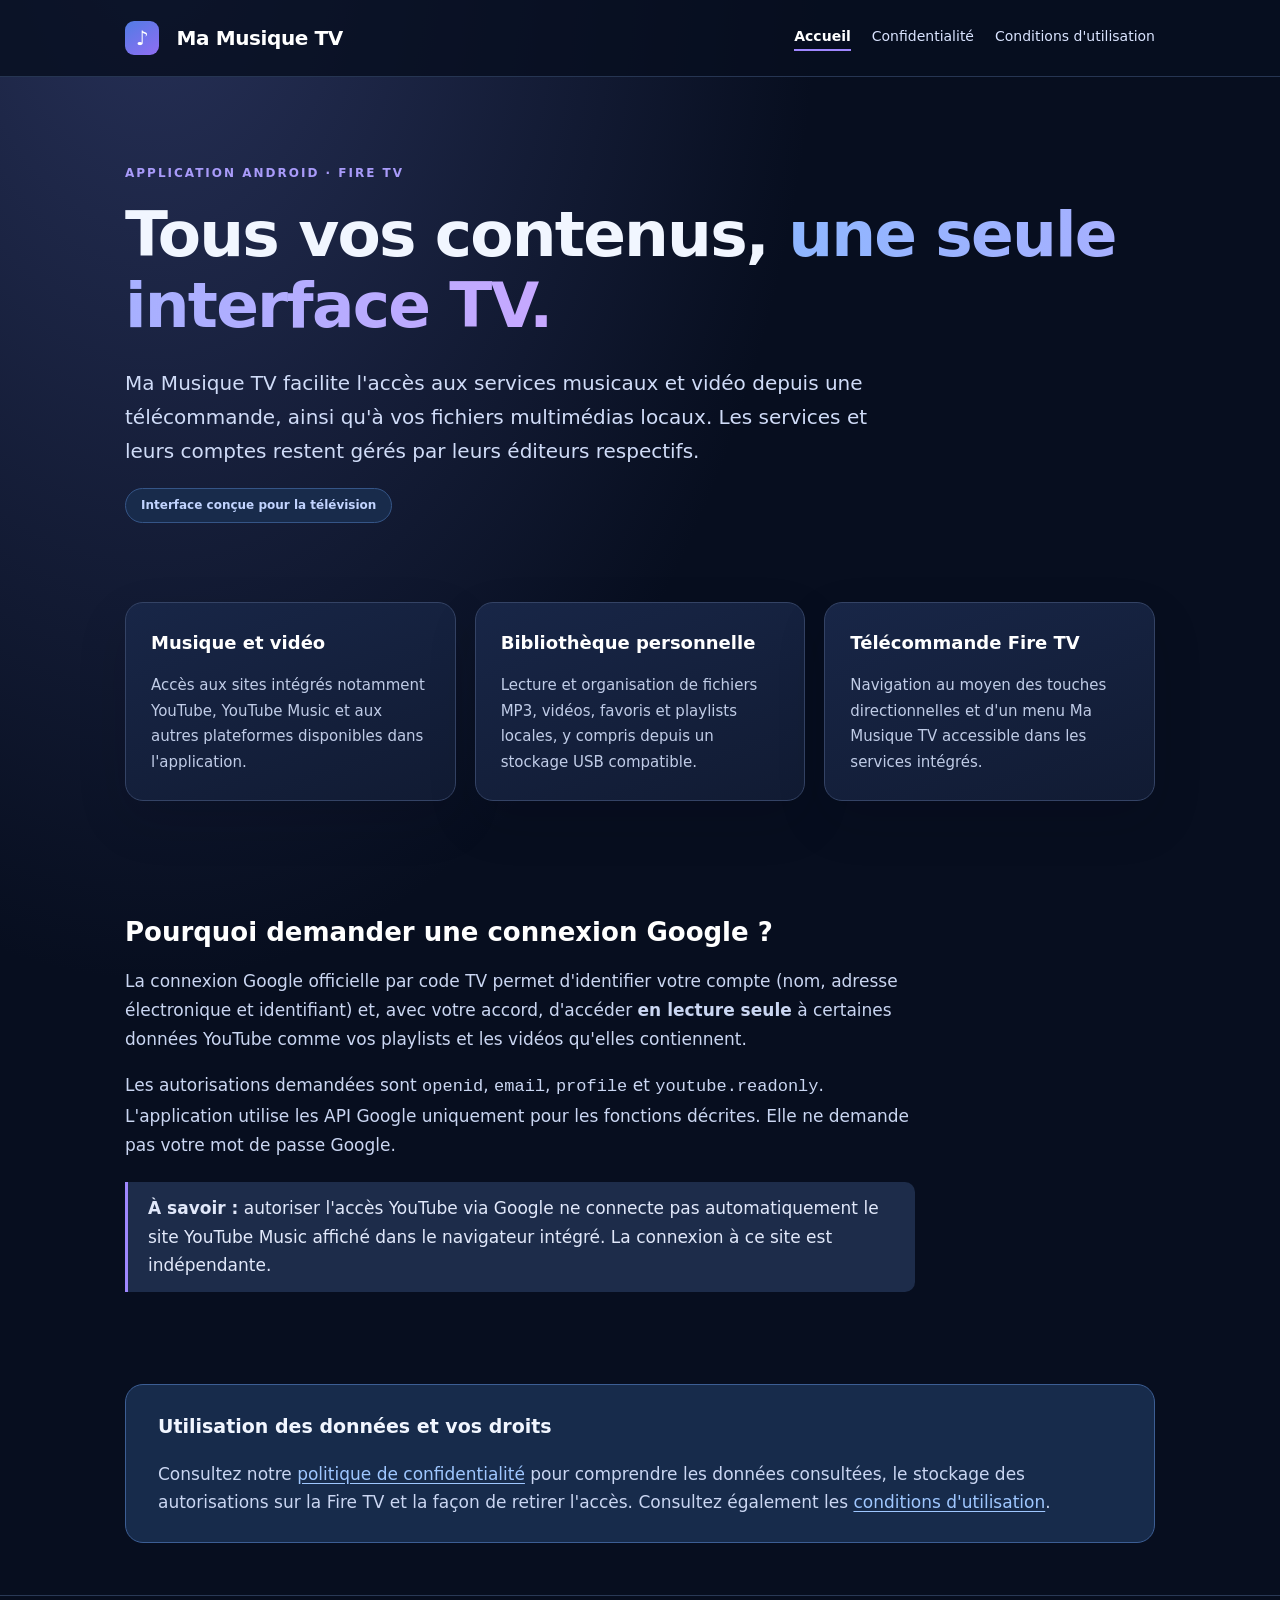
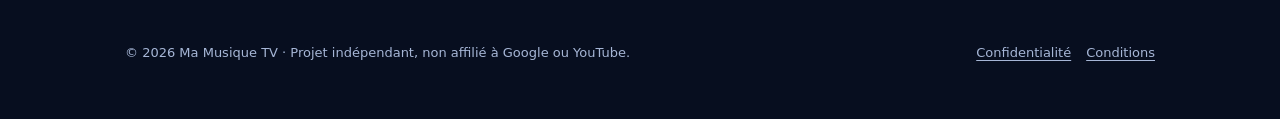
<file: index.html>
<!doctype html><html lang="fr"><head><meta charset="utf-8"><meta name="viewport" content="width=device-width, initial-scale=1"><meta name="description" content="Ma Musique TV : application Android pour Fire TV réunissant YouTube Music, YouTube, les services multimédias et une bibliothèque locale. Informations sur les autorisations Google."><title>Ma Musique TV — Accueil officiel</title><link rel="stylesheet" href="style.css"></head><body><header><div class="wrap"><a class="brand" href="index.html"><span class="sq">♪</span> Ma Musique TV</a><nav aria-label="Navigation"><a href="index.html" aria-current="page">Accueil</a><a href="confidentialite.html">Confidentialité</a><a href="conditions.html">Conditions d'utilisation</a></nav></div></header><main class="wrap"><section class="hero"><div class="eyebrow">Application Android · Fire TV</div><h1>Tous vos contenus, <span>une seule interface TV.</span></h1><p class="lead">Ma Musique TV facilite l'accès aux services musicaux et vidéo depuis une télécommande, ainsi qu'à vos fichiers multimédias locaux. Les services et leurs comptes restent gérés par leurs éditeurs respectifs.</p><span class="pill">Interface conçue pour la télévision</span></section><section aria-label="Fonctionnalités"><div class="grid"><div class="card"><strong>Musique et vidéo</strong><p>Accès aux sites intégrés notamment YouTube, YouTube Music et aux autres plateformes disponibles dans l'application.</p></div><div class="card"><strong>Bibliothèque personnelle</strong><p>Lecture et organisation de fichiers MP3, vidéos, favoris et playlists locales, y compris depuis un stockage USB compatible.</p></div><div class="card"><strong>Télécommande Fire TV</strong><p>Navigation au moyen des touches directionnelles et d'un menu Ma Musique TV accessible dans les services intégrés.</p></div></div></section><section class="section"><h2>Pourquoi demander une connexion Google ?</h2><p>La connexion Google officielle par code TV permet d'identifier votre compte (nom, adresse électronique et identifiant) et, avec votre accord, d'accéder <strong>en lecture seule</strong> à certaines données YouTube comme vos playlists et les vidéos qu'elles contiennent.</p><p>Les autorisations demandées sont <code>openid</code>, <code>email</code>, <code>profile</code> et <code>youtube.readonly</code>. L'application utilise les API Google uniquement pour les fonctions décrites. Elle ne demande pas votre mot de passe Google.</p><div class="note"><strong>À savoir :</strong> autoriser l'accès YouTube via Google ne connecte pas automatiquement le site YouTube Music affiché dans le navigateur intégré. La connexion à ce site est indépendante.</div></section><section class="cta"><strong>Utilisation des données et vos droits</strong><p>Consultez notre <a href="confidentialite.html">politique de confidentialité</a> pour comprendre les données consultées, le stockage des autorisations sur la Fire TV et la façon de retirer l'accès. Consultez également les <a href="conditions.html">conditions d'utilisation</a>.</p></section></main><footer><div class="wrap"><p>© 2026 Ma Musique TV · Projet indépendant, non affilié à Google ou YouTube.</p><p><a href="confidentialite.html">Confidentialité</a><a href="conditions.html">Conditions</a></p></div></footer></body></html>
</file>
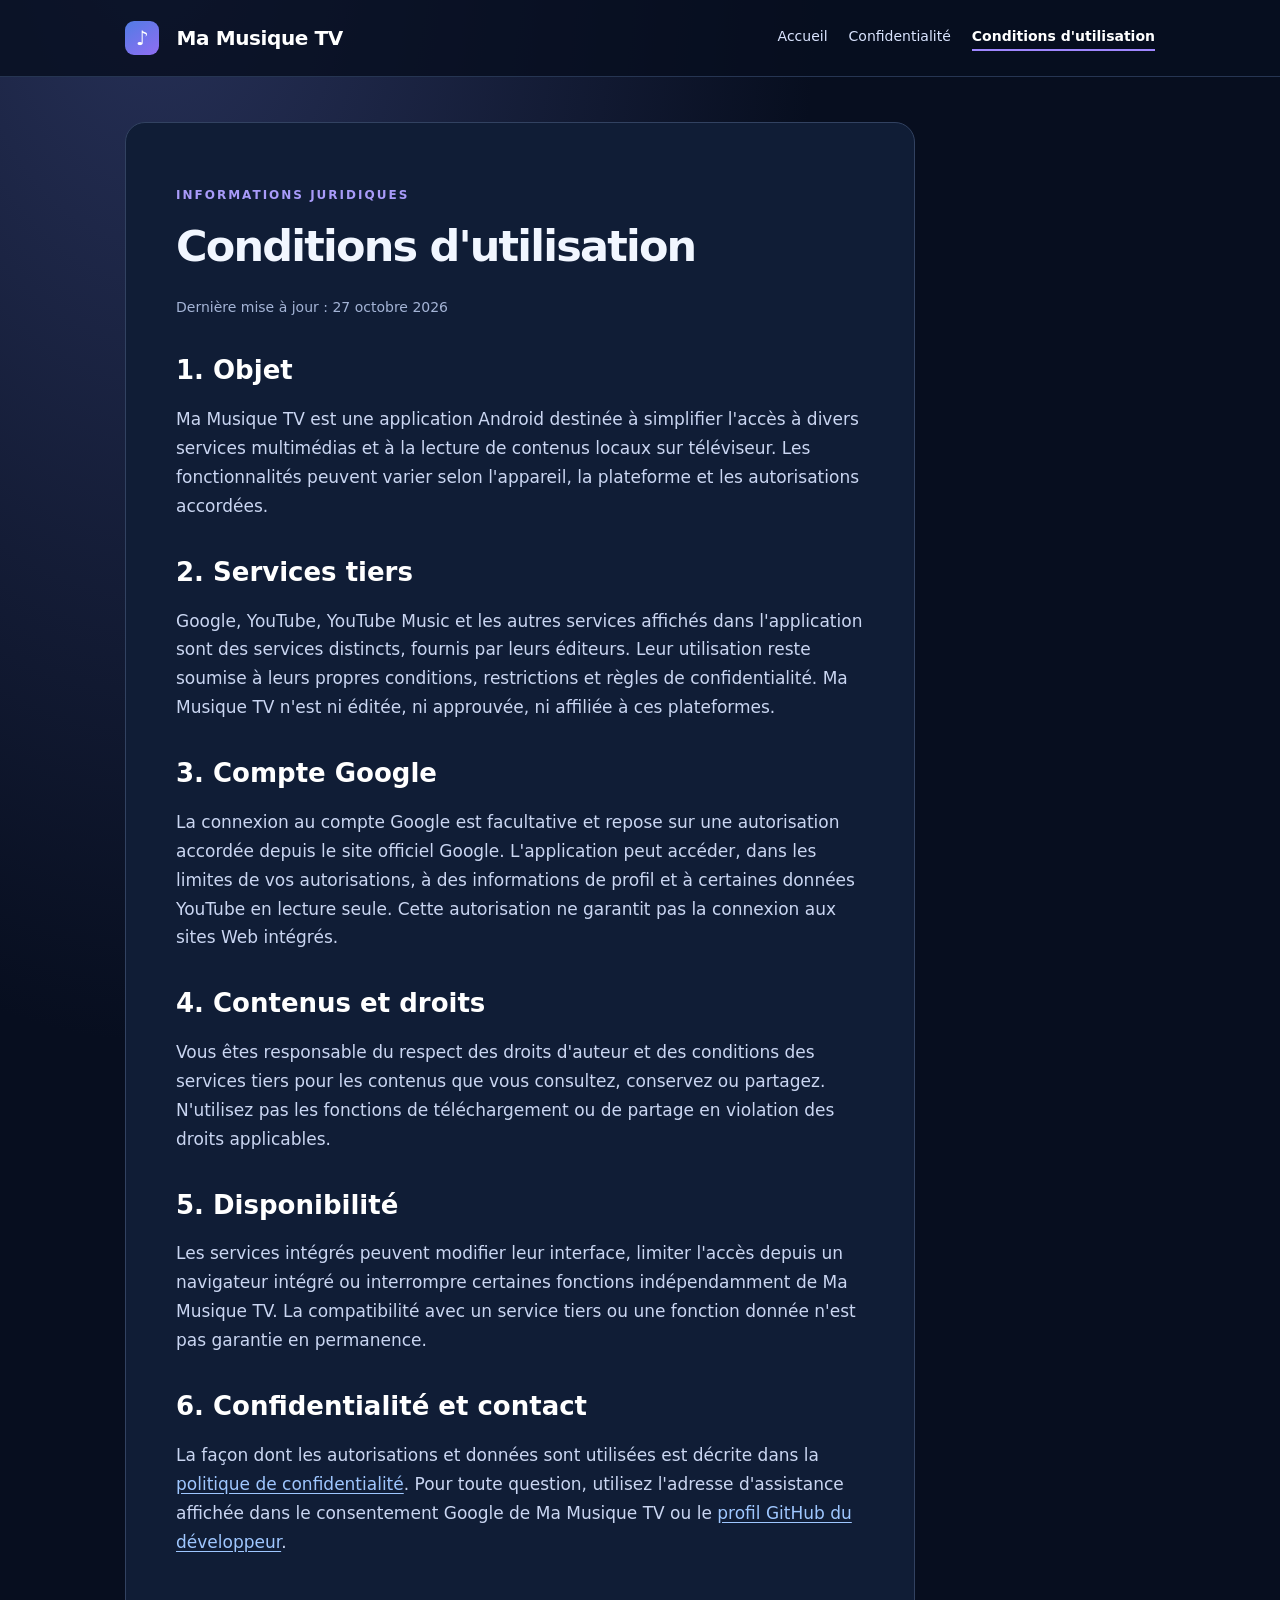
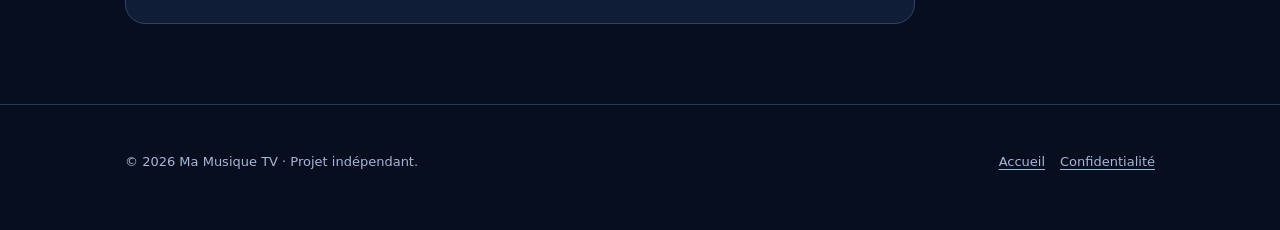
<file: conditions.html>
<!doctype html><html lang="fr"><head><meta charset="utf-8"><meta name="viewport" content="width=device-width, initial-scale=1"><meta name="description" content="Conditions d'utilisation de Ma Musique TV pour les appareils Android et Fire TV."><title>Conditions d'utilisation — Ma Musique TV</title><link rel="stylesheet" href="style.css"></head><body><header><div class="wrap"><a class="brand" href="index.html"><span class="sq">♪</span> Ma Musique TV</a><nav aria-label="Navigation"><a href="index.html">Accueil</a><a href="confidentialite.html">Confidentialité</a><a href="conditions.html" aria-current="page">Conditions d'utilisation</a></nav></div></header><main class="wrap"><article class="paper"><p class="eyebrow">Informations juridiques</p><h1>Conditions d'utilisation</h1><p class="date">Dernière mise à jour : 27 octobre 2026</p><h2>1. Objet</h2><p>Ma Musique TV est une application Android destinée à simplifier l'accès à divers services multimédias et à la lecture de contenus locaux sur téléviseur. Les fonctionnalités peuvent varier selon l'appareil, la plateforme et les autorisations accordées.</p><h2>2. Services tiers</h2><p>Google, YouTube, YouTube Music et les autres services affichés dans l'application sont des services distincts, fournis par leurs éditeurs. Leur utilisation reste soumise à leurs propres conditions, restrictions et règles de confidentialité. Ma Musique TV n'est ni éditée, ni approuvée, ni affiliée à ces plateformes.</p><h2>3. Compte Google</h2><p>La connexion au compte Google est facultative et repose sur une autorisation accordée depuis le site officiel Google. L'application peut accéder, dans les limites de vos autorisations, à des informations de profil et à certaines données YouTube en lecture seule. Cette autorisation ne garantit pas la connexion aux sites Web intégrés.</p><h2>4. Contenus et droits</h2><p>Vous êtes responsable du respect des droits d'auteur et des conditions des services tiers pour les contenus que vous consultez, conservez ou partagez. N'utilisez pas les fonctions de téléchargement ou de partage en violation des droits applicables.</p><h2>5. Disponibilité</h2><p>Les services intégrés peuvent modifier leur interface, limiter l'accès depuis un navigateur intégré ou interrompre certaines fonctions indépendamment de Ma Musique TV. La compatibilité avec un service tiers ou une fonction donnée n'est pas garantie en permanence.</p><h2>6. Confidentialité et contact</h2><p>La façon dont les autorisations et données sont utilisées est décrite dans la <a href="confidentialite.html">politique de confidentialité</a>. Pour toute question, utilisez l'adresse d'assistance affichée dans le consentement Google de Ma Musique TV ou le <a href="https://github.com/zaafranenaoufel-tech" rel="noopener noreferrer">profil GitHub du développeur</a>.</p></article></main><footer><div class="wrap"><p>© 2026 Ma Musique TV · Projet indépendant.</p><p><a href="index.html">Accueil</a><a href="confidentialite.html">Confidentialité</a></p></div></footer></body></html>
</file>
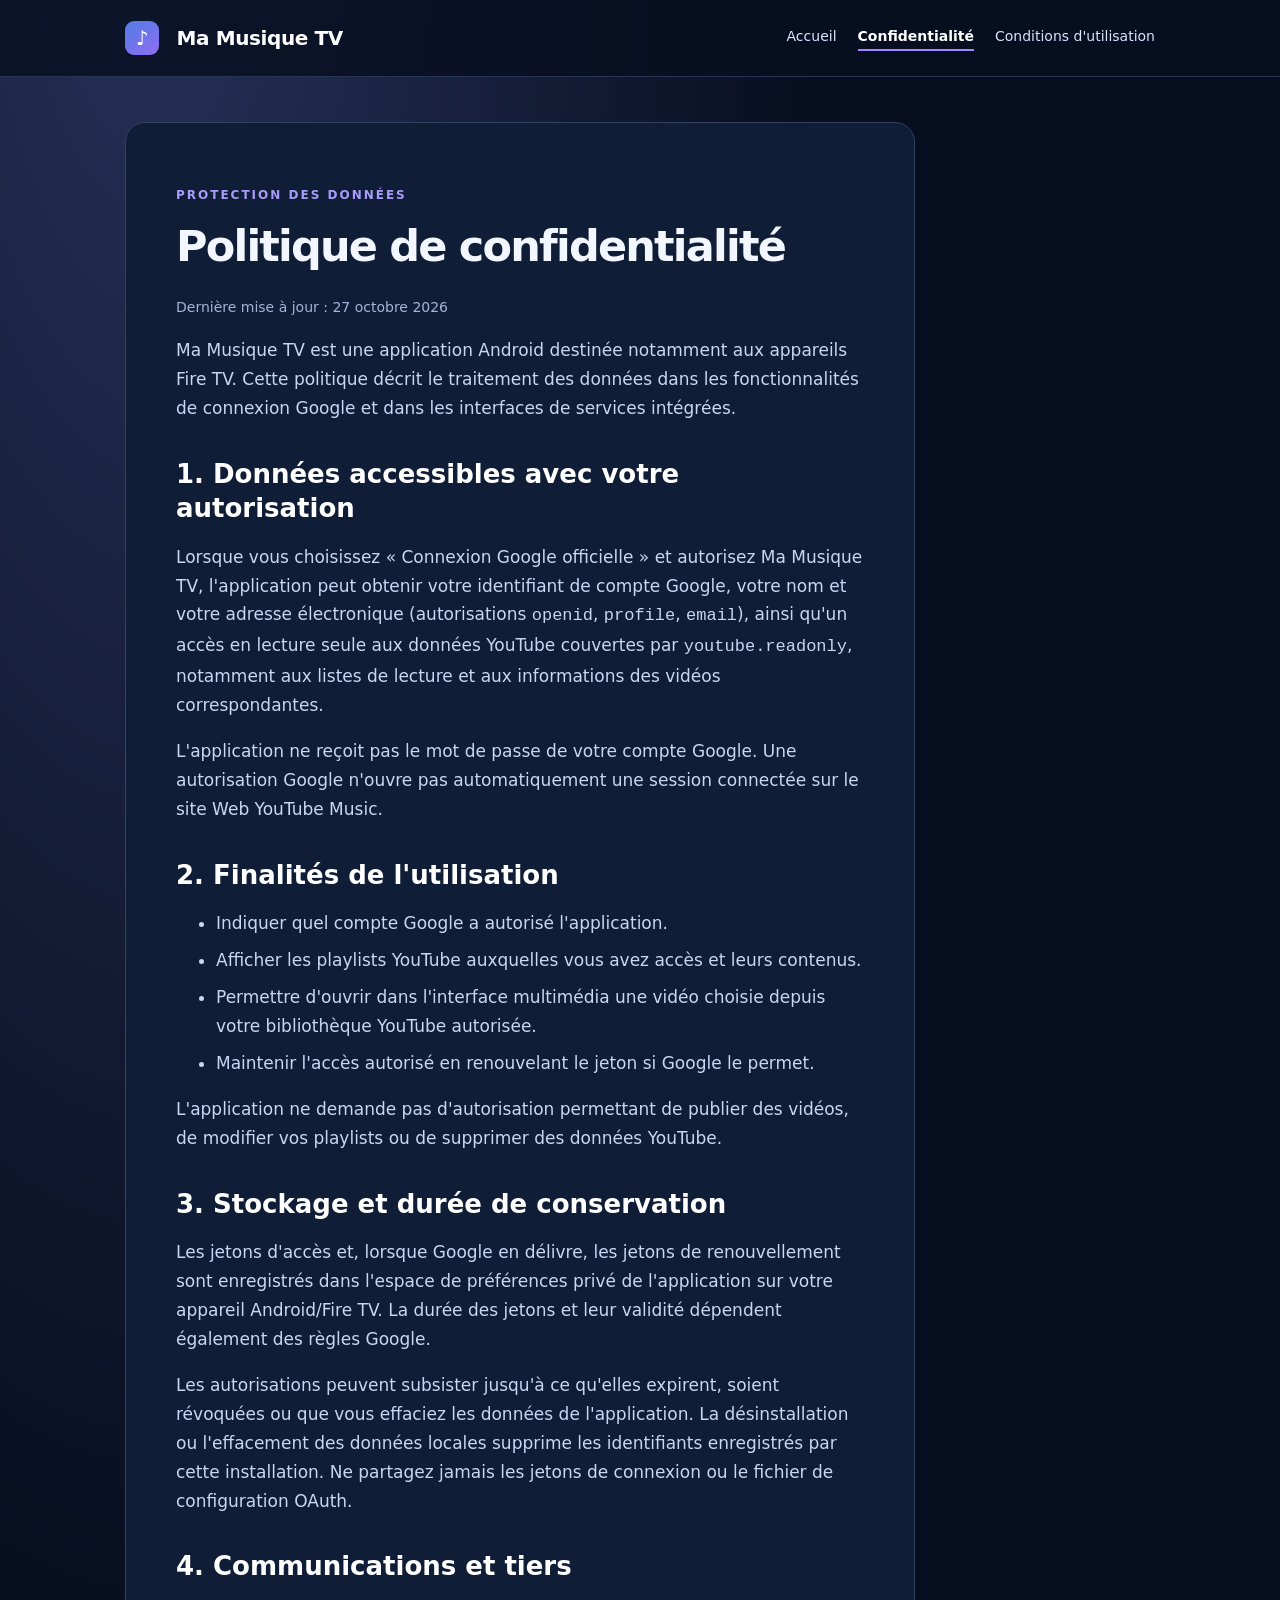
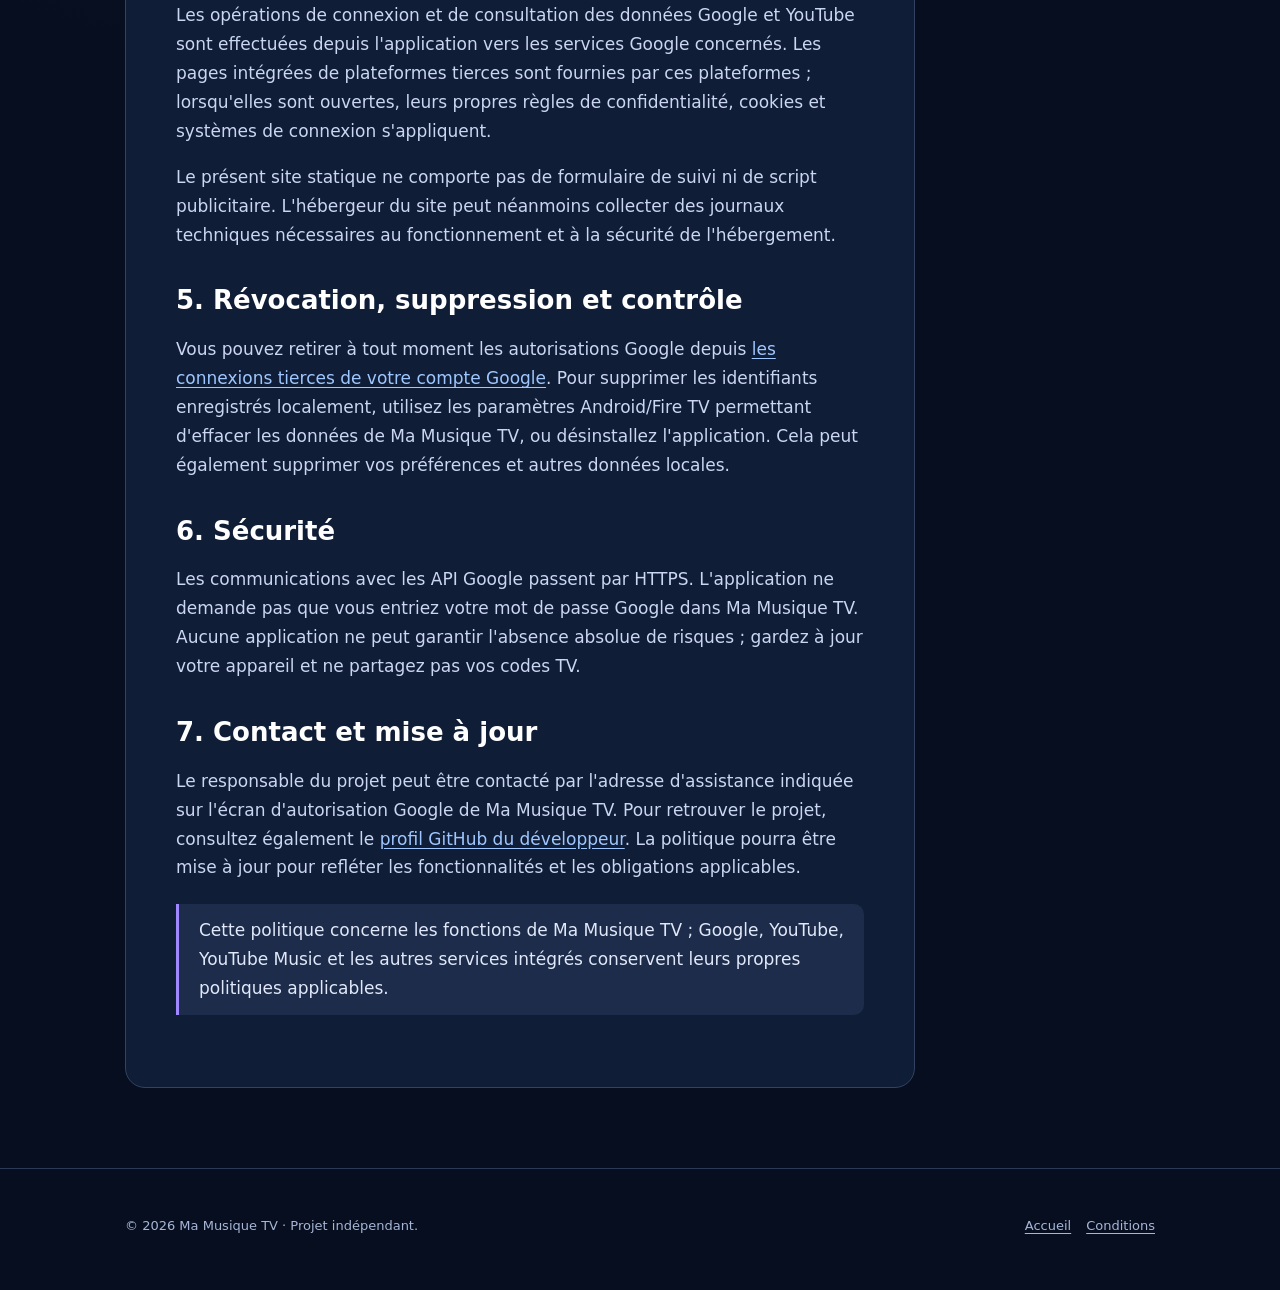
<file: confidentialite.html>
<!doctype html><html lang="fr"><head><meta charset="utf-8"><meta name="viewport" content="width=device-width, initial-scale=1"><meta name="description" content="Politique de confidentialité de Ma Musique TV : compte Google, données YouTube, utilisation, stockage et retrait des autorisations."><title>Politique de confidentialité — Ma Musique TV</title><link rel="stylesheet" href="style.css"></head><body><header><div class="wrap"><a class="brand" href="index.html"><span class="sq">♪</span> Ma Musique TV</a><nav aria-label="Navigation"><a href="index.html">Accueil</a><a href="confidentialite.html" aria-current="page">Confidentialité</a><a href="conditions.html">Conditions d'utilisation</a></nav></div></header><main class="wrap"><article class="paper"><p class="eyebrow">Protection des données</p><h1>Politique de confidentialité</h1><p class="date">Dernière mise à jour : 27 octobre 2026</p><p>Ma Musique TV est une application Android destinée notamment aux appareils Fire TV. Cette politique décrit le traitement des données dans les fonctionnalités de connexion Google et dans les interfaces de services intégrées.</p><h2>1. Données accessibles avec votre autorisation</h2><p>Lorsque vous choisissez « Connexion Google officielle » et autorisez Ma Musique TV, l'application peut obtenir votre identifiant de compte Google, votre nom et votre adresse électronique (autorisations <code>openid</code>, <code>profile</code>, <code>email</code>), ainsi qu'un accès en lecture seule aux données YouTube couvertes par <code>youtube.readonly</code>, notamment aux listes de lecture et aux informations des vidéos correspondantes.</p><p>L'application ne reçoit pas le mot de passe de votre compte Google. Une autorisation Google n'ouvre pas automatiquement une session connectée sur le site Web YouTube Music.</p><h2>2. Finalités de l'utilisation</h2><ul><li>Indiquer quel compte Google a autorisé l'application.</li><li>Afficher les playlists YouTube auxquelles vous avez accès et leurs contenus.</li><li>Permettre d'ouvrir dans l'interface multimédia une vidéo choisie depuis votre bibliothèque YouTube autorisée.</li><li>Maintenir l'accès autorisé en renouvelant le jeton si Google le permet.</li></ul><p>L'application ne demande pas d'autorisation permettant de publier des vidéos, de modifier vos playlists ou de supprimer des données YouTube.</p><h2>3. Stockage et durée de conservation</h2><p>Les jetons d'accès et, lorsque Google en délivre, les jetons de renouvellement sont enregistrés dans l'espace de préférences privé de l'application sur votre appareil Android/Fire TV. La durée des jetons et leur validité dépendent également des règles Google.</p><p>Les autorisations peuvent subsister jusqu'à ce qu'elles expirent, soient révoquées ou que vous effaciez les données de l'application. La désinstallation ou l'effacement des données locales supprime les identifiants enregistrés par cette installation. Ne partagez jamais les jetons de connexion ou le fichier de configuration OAuth.</p><h2>4. Communications et tiers</h2><p>Les opérations de connexion et de consultation des données Google et YouTube sont effectuées depuis l'application vers les services Google concernés. Les pages intégrées de plateformes tierces sont fournies par ces plateformes ; lorsqu'elles sont ouvertes, leurs propres règles de confidentialité, cookies et systèmes de connexion s'appliquent.</p><p>Le présent site statique ne comporte pas de formulaire de suivi ni de script publicitaire. L'hébergeur du site peut néanmoins collecter des journaux techniques nécessaires au fonctionnement et à la sécurité de l'hébergement.</p><h2>5. Révocation, suppression et contrôle</h2><p>Vous pouvez retirer à tout moment les autorisations Google depuis <a href="https://myaccount.google.com/connections" rel="noopener noreferrer">les connexions tierces de votre compte Google</a>. Pour supprimer les identifiants enregistrés localement, utilisez les paramètres Android/Fire TV permettant d'effacer les données de Ma Musique TV, ou désinstallez l'application. Cela peut également supprimer vos préférences et autres données locales.</p><h2>6. Sécurité</h2><p>Les communications avec les API Google passent par HTTPS. L'application ne demande pas que vous entriez votre mot de passe Google dans Ma Musique TV. Aucune application ne peut garantir l'absence absolue de risques ; gardez à jour votre appareil et ne partagez pas vos codes TV.</p><h2>7. Contact et mise à jour</h2><p>Le responsable du projet peut être contacté par l'adresse d'assistance indiquée sur l'écran d'autorisation Google de Ma Musique TV. Pour retrouver le projet, consultez également le <a href="https://github.com/zaafranenaoufel-tech" rel="noopener noreferrer">profil GitHub du développeur</a>. La politique pourra être mise à jour pour refléter les fonctionnalités et les obligations applicables.</p><div class="note">Cette politique concerne les fonctions de Ma Musique TV ; Google, YouTube, YouTube Music et les autres services intégrés conservent leurs propres politiques applicables.</div></article></main><footer><div class="wrap"><p>© 2026 Ma Musique TV · Projet indépendant.</p><p><a href="index.html">Accueil</a><a href="conditions.html">Conditions</a></p></div></footer></body></html>
</file>
<file: style.css>
:root{color-scheme:dark;--bg:#070e1f;--panel:#111e39;--line:#344366;--ink:#f1f6ff;--muted:#b6c3df;--accent:#78a6ff;--purple:#9f87ff}*{box-sizing:border-box}html{scroll-behavior:smooth}body{margin:0;background:radial-gradient(ellipse at 12% -6%,#28325a 0%,transparent 42%),var(--bg);color:var(--ink);font:17px/1.7 system-ui,-apple-system,BlinkMacSystemFont,'Segoe UI',sans-serif}a{color:#9fc7ff;text-underline-offset:3px}a:hover{color:#d5e8ff}.wrap{width:min(1030px,calc(100% - 40px));margin:auto}header{border-bottom:1px solid #263552;background:#070e1fcf}header .wrap{display:flex;align-items:center;justify-content:space-between;gap:20px;padding:21px 0;flex-wrap:wrap}.brand{text-decoration:none;color:#fff;font-size:20px;font-weight:780;letter-spacing:-.4px}.brand .sq{display:inline-flex;background:linear-gradient(145deg,#517ce4,#906df3);border-radius:9px;width:34px;height:34px;align-items:center;justify-content:center;margin-right:11px;font-weight:800}nav{display:flex;gap:21px;flex-wrap:wrap}nav a{text-decoration:none;color:#dae4ff;font-size:14px}nav a[aria-current=page]{color:#fff;font-weight:800;border-bottom:2px solid #9f87ff}.hero{padding:86px 0 54px}.eyebrow{text-transform:uppercase;letter-spacing:2px;font-size:12px;color:#a99bfa;font-weight:750}h1{font-size:clamp(36px,6vw,63px);line-height:1.12;letter-spacing:-1.8px;margin:17px 0 25px}h1 span{background:linear-gradient(90deg,#8eb6ff,#c7a8ff);background-clip:text;-webkit-background-clip:text;color:transparent}.lead{max-width:770px;color:#d0dcf8;font-size:20px}.pill{display:inline-block;background:#182b4b;color:#c2d4ff;border:1px solid #355587;padding:6px 15px;border-radius:30px;font-size:12px;font-weight:700}.grid{display:grid;grid-template-columns:repeat(3,1fr);gap:19px;margin:25px 0 58px}.card{background:linear-gradient(160deg,#182647,#111b33);border:1px solid #344365;border-radius:18px;padding:25px;box-shadow:0 20px 50px #01061322}.card strong{font-size:18px;display:block;color:#fff}.card p{color:#c0cce7;margin-bottom:0;font-size:15px}.section{padding:22px 0 52px;max-width:790px}h2{font-size:26px;line-height:1.3;margin:35px 0 12px;color:#fff}h3{font-size:18px;color:#e8efff;margin:27px 0 9px}p,li{color:#cad6f2}li{margin:8px 0}.paper{max-width:790px;margin:45px 0 80px;background:#101d36;border:1px solid #324261;border-radius:20px;padding:clamp(22px,5vw,50px)}.paper h1{font-size:clamp(32px,4vw,43px)}.note{border-left:3px solid #9f87ff;padding:12px 20px;background:#1d2c4a;color:#e1e8fa;margin:22px 0;border-radius:0 10px 10px 0}.date{color:#a4b4d6;font-size:14px}footer{border-top:1px solid #293956;margin-top:45px;padding:33px 0 44px}footer .wrap{display:flex;justify-content:space-between;flex-wrap:wrap;gap:12px}footer p,footer a{font-size:13px;color:#a6b6d6}footer a{margin-left:15px}.cta{background:#172b4b;border:1px solid #3c5e94;border-radius:18px;padding:25px 32px;margin:18px 0 52px}.cta strong{display:block;font-size:19px}.cta p{margin-bottom:0}@media(max-width:710px){.grid{grid-template-columns:1fr}.hero{padding-top:47px}header .wrap{align-items:flex-start}h1{letter-spacing:-.6px}.paper{margin-top:23px}nav{gap:15px}}
</file>
